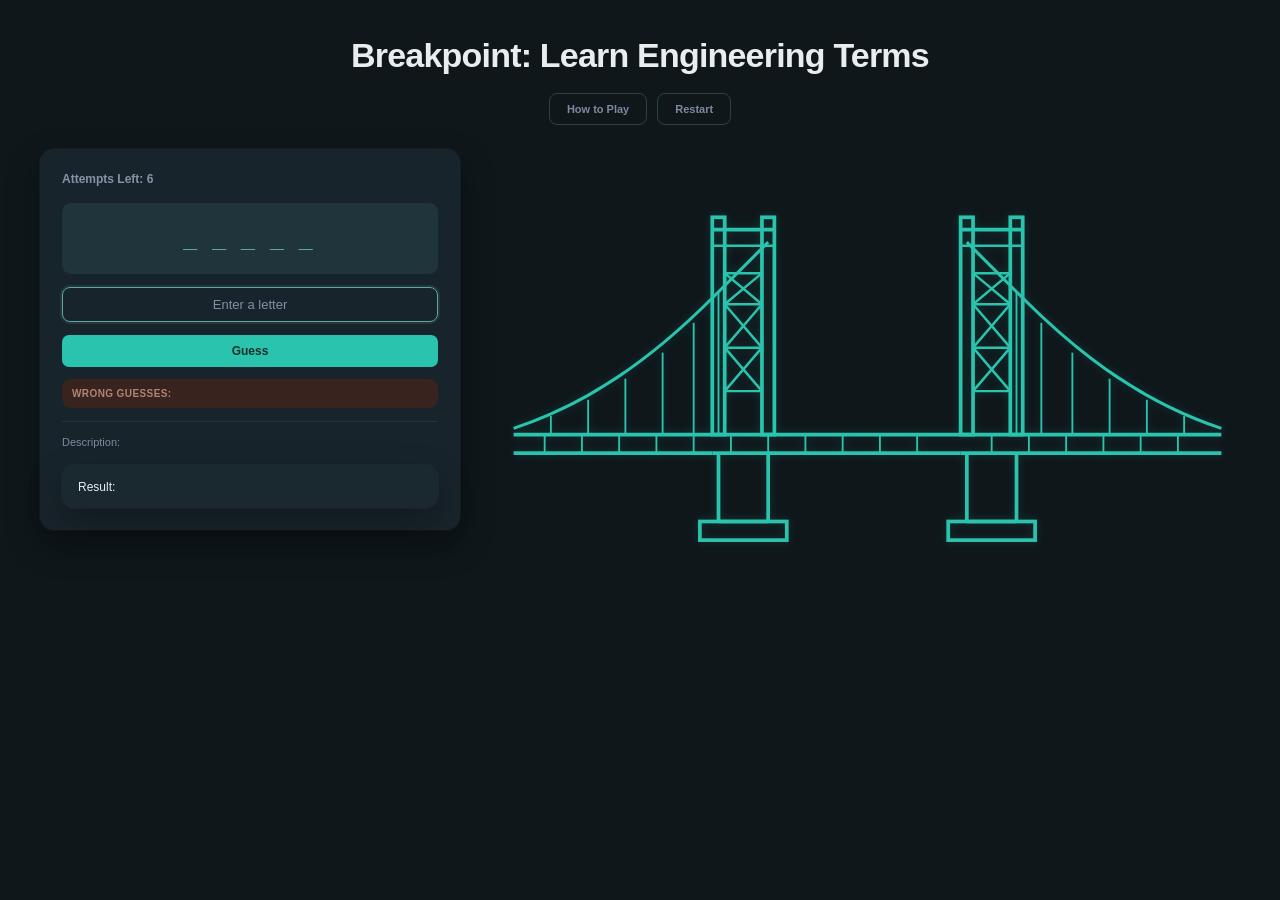
<file: breakpoint/index.html>
<!DOCTYPE html>
<html lang="en">
<head>
    <meta charset="UTF-8">
    <meta name="viewport" content="width=device-width, initial-scale=1.0">
    <title>Breakpoint</title>
    <link rel="stylesheet" href="styles.css">
</head>

<body>

    <h1>Breakpoint: Learn Engineering Terms</h1>

    <div class="topbuttons">
        <a href="howtoplay.html">How to Play</a>
        <button id="restartbutton">Restart</button>
    </div>    

    <div class="container">
        <div class="left">
            <div id="attempts">Attempts Left: </div>

            <div id="guessword"></div>

            <input
                type="text"
                id="input"
                placeholder="Enter a letter"
                autofocus
            >

            <button id="guessbutton">Guess</button>

            <div id="wrongguess">Wrong Guesses: </div>

            <div id="description">Description: </div>

            <div id="result">Result: </div>
        </div>

        
        <div class="bridgehangman">

            <svg
                viewBox="0 0 600 380"
                xmlns="http://www.w3.org/2000/svg"
            >

                <!-- =====================================================
                    REUSABLE BRIDGE PARTS
                    ===================================================== -->
                <defs>

                    <!-- LEFT FOUNDATION -->
                    <g id="leftFoundation">
                        <line x1="180" y1="245" x2="180" y2="300"
                            stroke="currentColor" stroke-width="3"/>
                        <line x1="220" y1="245" x2="220" y2="300"
                            stroke="currentColor" stroke-width="3"/>
                        <line x1="180" y1="300" x2="220" y2="300"
                            stroke="currentColor" stroke-width="3"/>
                        <rect x="165" y="300" width="70" height="15"
                            fill="none" stroke="currentColor" stroke-width="3"/>
                    </g>

                    <!-- RIGHT FOUNDATION -->
                    <g id="rightFoundation">
                        <line x1="380" y1="245" x2="380" y2="300"
                            stroke="currentColor" stroke-width="3"/>
                        <line x1="420" y1="245" x2="420" y2="300"
                            stroke="currentColor" stroke-width="3"/>
                        <line x1="380" y1="300" x2="420" y2="300"
                            stroke="currentColor" stroke-width="3"/>
                        <rect x="365" y="300" width="70" height="15"
                            fill="none" stroke="currentColor" stroke-width="3"/>
                    </g>

                    <!-- LEFT TOWER -->
                    <g id="leftTower">

                        <rect x="175" y="55" width="10" height="175"
                            fill="none" stroke="currentColor" stroke-width="3"/>
                        <rect x="215" y="55" width="10" height="175"
                            fill="none" stroke="currentColor" stroke-width="3"/>

                        <line x1="175" y1="65" x2="225" y2="65"
                            stroke="currentColor" stroke-width="3"/>
                        <line x1="175" y1="78" x2="225" y2="78"
                            stroke="currentColor" stroke-width="2"/>

                        <line x1="185" y1="100" x2="215" y2="100"
                            stroke="currentColor" stroke-width="2"/>
                        <line x1="185" y1="125" x2="215" y2="125"
                            stroke="currentColor" stroke-width="2"/>
                        <line x1="185" y1="160" x2="215" y2="160"
                            stroke="currentColor" stroke-width="2"/>
                        <line x1="185" y1="195" x2="215" y2="195"
                            stroke="currentColor" stroke-width="2"/>

                        <line x1="185" y1="100" x2="215" y2="125"
                            stroke="currentColor" stroke-width="2"/>
                        <line x1="215" y1="100" x2="185" y2="125"
                            stroke="currentColor" stroke-width="2"/>
                        <line x1="185" y1="125" x2="215" y2="160"
                            stroke="currentColor" stroke-width="2"/>
                        <line x1="215" y1="125" x2="185" y2="160"
                            stroke="currentColor" stroke-width="2"/>
                        <line x1="185" y1="160" x2="215" y2="195"
                            stroke="currentColor" stroke-width="2"/>
                        <line x1="215" y1="160" x2="185" y2="195"
                            stroke="currentColor" stroke-width="2"/>

                    </g>

                    <!-- RIGHT TOWER -->
                    <g id="rightTower">

                        <rect x="375" y="55" width="10" height="175"
                            fill="none" stroke="currentColor" stroke-width="3"/>
                        <rect x="415" y="55" width="10" height="175"
                            fill="none" stroke="currentColor" stroke-width="3"/>

                        <line x1="375" y1="65" x2="425" y2="65"
                            stroke="currentColor" stroke-width="3"/>
                        <line x1="375" y1="78" x2="425" y2="78"
                            stroke="currentColor" stroke-width="2"/>

                        <line x1="385" y1="100" x2="415" y2="100"
                            stroke="currentColor" stroke-width="2"/>
                        <line x1="385" y1="125" x2="415" y2="125"
                            stroke="currentColor" stroke-width="2"/>
                        <line x1="385" y1="160" x2="415" y2="160"
                            stroke="currentColor" stroke-width="2"/>
                        <line x1="385" y1="195" x2="415" y2="195"
                            stroke="currentColor" stroke-width="2"/>

                        <line x1="385" y1="100" x2="415" y2="125"
                            stroke="currentColor" stroke-width="2"/>
                        <line x1="415" y1="100" x2="385" y2="125"
                            stroke="currentColor" stroke-width="2"/>
                        <line x1="385" y1="125" x2="415" y2="160"
                            stroke="currentColor" stroke-width="2"/>
                        <line x1="415" y1="125" x2="385" y2="160"
                            stroke="currentColor" stroke-width="2"/>
                        <line x1="385" y1="160" x2="415" y2="195"
                            stroke="currentColor" stroke-width="2"/>
                        <line x1="415" y1="160" x2="385" y2="195"
                            stroke="currentColor" stroke-width="2"/>

                    </g>

                    <!-- LEFT DECK -->
                    <g id="leftDeck">

                        <line x1="15" y1="230" x2="175" y2="230"
                            stroke="currentColor" stroke-width="3"/>
                        <line x1="15" y1="245" x2="175" y2="245"
                            stroke="currentColor" stroke-width="3"/>

                        <g stroke="currentColor" stroke-width="1.5">
                            <line x1="40" y1="230" x2="40" y2="245"/>
                            <line x1="70" y1="230" x2="70" y2="245"/>
                            <line x1="100" y1="230" x2="100" y2="245"/>
                            <line x1="130" y1="230" x2="130" y2="245"/>
                            <line x1="160" y1="230" x2="160" y2="245"/>
                        </g>

                    </g>

                    <!-- CENTER DECK -->
                    <g id="centerDeck">

                        <line x1="175" y1="230" x2="375" y2="230"
                            stroke="currentColor" stroke-width="3"/>
                        <line x1="175" y1="245" x2="375" y2="245"
                            stroke="currentColor" stroke-width="3"/>

                        <g stroke="currentColor" stroke-width="1.5">
                            <line x1="190" y1="230" x2="190" y2="245"/>
                            <line x1="220" y1="230" x2="220" y2="245"/>
                            <line x1="250" y1="230" x2="250" y2="245"/>
                            <line x1="280" y1="230" x2="280" y2="245"/>
                            <line x1="310" y1="230" x2="310" y2="245"/>
                            <line x1="340" y1="230" x2="340" y2="245"/>
                        </g>

                    </g>

                    <!-- RIGHT DECK -->
                    <g id="rightDeck">

                        <line x1="375" y1="230" x2="585" y2="230"
                            stroke="currentColor" stroke-width="3"/>
                        <line x1="375" y1="245" x2="585" y2="245"
                            stroke="currentColor" stroke-width="3"/>

                        <g stroke="currentColor" stroke-width="1.5">
                            <line x1="400" y1="230" x2="400" y2="245"/>
                            <line x1="430" y1="230" x2="430" y2="245"/>
                            <line x1="460" y1="230" x2="460" y2="245"/>
                            <line x1="490" y1="230" x2="490" y2="245"/>
                            <line x1="520" y1="230" x2="520" y2="245"/>
                            <line x1="550" y1="230" x2="550" y2="245"/>
                        </g>

                    </g>

                    <!-- LEFT CABLE -->
                    <g id="leftCable">

                        <path d="M 15 225
                            C 75 205, 125 170, 175 120
                            C 190 105, 205 90, 220 75"
                            fill="none"
                            stroke="currentColor"
                            stroke-width="2.5"/>

                        <g stroke="currentColor" stroke-width="1.5">
                            <line x1="45" y1="215" x2="45" y2="230"/>
                            <line x1="75" y1="202" x2="75" y2="230"/>
                            <line x1="105" y1="185" x2="105" y2="230"/>
                            <line x1="135" y1="164" x2="135" y2="230"/>
                            <line x1="160" y1="140" x2="160" y2="230"/>
                            <line x1="180" y1="115" x2="180" y2="230"/>
                        </g>

                    </g>

                    <!-- RIGHT CABLE -->
                    <g id="rightCable">

                        <path d="M 380 75
                            C 395 90, 410 105, 425 120
                            C 475 170, 525 205, 585 225"
                            fill="none"
                            stroke="currentColor"
                            stroke-width="2.5"/>

                        <g stroke="currentColor" stroke-width="1.5">
                            <line x1="420" y1="115" x2="420" y2="230"/>
                            <line x1="440" y1="140" x2="440" y2="230"/>
                            <line x1="465" y1="164" x2="465" y2="230"/>
                            <line x1="495" y1="185" x2="495" y2="230"/>
                            <line x1="525" y1="202" x2="525" y2="230"/>
                            <line x1="555" y1="215" x2="555" y2="230"/>
                        </g>

                    </g>

                </defs>


                <!-- =====================================================
                    START — PERFECTLY INTACT BRIDGE
                    ===================================================== -->
                <g id="bridgeStart">

                    <use href="#leftFoundation"/>
                    <use href="#rightFoundation"/>

                    <use href="#leftTower"/>
                    <use href="#rightTower"/>

                    <use href="#leftDeck"/>
                    <use href="#centerDeck"/>
                    <use href="#rightDeck"/>

                    <use href="#leftCable"/>
                    <use href="#rightCable"/>

                </g>


                <!-- =====================================================
                    MISTAKE 1 — LEFT OUTER DECK FALLS
                    ===================================================== -->
                <g id="mistake1" style="display:none">

                    <use href="#leftFoundation"/>
                    <use href="#rightFoundation"/>

                    <use href="#leftTower"/>
                    <use href="#rightTower"/>

                    <use href="#centerDeck"/>
                    <use href="#rightDeck"/>

                    <use href="#leftCable"/>
                    <use href="#rightCable"/>

                    <!-- fallen left deck -->
                    <use
                        href="#leftDeck"
                        transform="translate(-15 65) rotate(-12 90 230)"
                    />

                </g>


                <!-- =====================================================
                    MISTAKE 2 — RIGHT OUTER DECK FALLS TOO
                    ===================================================== -->
                <g id="mistake2" style="display:none">

                    <use href="#leftFoundation"/>
                    <use href="#rightFoundation"/>

                    <use href="#leftTower"/>
                    <use href="#rightTower"/>

                    <use href="#centerDeck"/>

                    <use href="#leftCable"/>
                    <use href="#rightCable"/>

                    <!-- fallen left deck -->
                    <use
                        href="#leftDeck"
                        transform="translate(-15 65) rotate(-12 90 230)"
                    />

                    <!-- fallen right deck -->
                    <use
                        href="#rightDeck"
                        transform="translate(20 95) rotate(13 480 230)"
                    />

                </g>


                <!-- =====================================================
                    MISTAKE 3 — LEFT TOWER COLLAPSES
                    ===================================================== -->
                <g id="mistake3" style="display:none">

                    <use href="#leftFoundation"/>
                    <use href="#rightFoundation"/>

                    <!-- right tower still standing -->
                    <use href="#rightTower"/>

                    <!-- center deck still standing -->
                    <use href="#centerDeck"/>
                    
                    <!-- right cable -->
                    <use href="#rightCable"/>

                    <!-- fallen left deck -->
                    <use
                        href="#leftDeck"
                        transform="translate(-15 65) rotate(-12 90 230)"
                    />

                    <!-- fallen left tower -->
                    <use
                        href="#leftTower"
                        transform="translate(-65 70) rotate(-23 200 230)"
                    />

                    <!-- fallen right deck -->
                    <use
                        href="#rightDeck"
                        transform="translate(20 95) rotate(13 480 230)"
                    />

                </g>


                <!-- =====================================================
                    MISTAKE 4 — RIGHT TOWER COLLAPSES
                    ===================================================== -->
                <g id="mistake4" style="display:none">

                    <use href="#leftFoundation"/>
                    <use href="#rightFoundation"/>

                    <!-- only center deck remains standing -->
                    <use href="#centerDeck"/>

                    <!-- fallen left tower -->
                    <use
                        href="#leftTower"
                        transform="translate(-65 70) rotate(-23 200 230)"
                    />

                    <!-- fallen right tower -->
                    <use
                        href="#rightTower"
                        transform="translate(65 70) rotate(23 400 230)"
                    />

                    <!-- fallen left deck -->
                    <use
                        href="#leftDeck"
                        transform="translate(-15 65) rotate(-12 90 230)"
                    />

                    <!-- fallen right deck -->
                    <use
                        href="#rightDeck"
                        transform="translate(20 95) rotate(13 480 230)"
                    />

                </g>


                <!-- =====================================================
                    MISTAKE 5 — CENTER DECK FALLS
                    ===================================================== -->
                <g id="mistake5" style="display:none">

                    <use href="#leftFoundation"/>
                    <use href="#rightFoundation"/>

                    <!-- fallen left tower -->
                    <use
                        href="#leftTower"
                        transform="translate(-65 70) rotate(-23 200 230)"
                    />

                    <!-- fallen right tower -->
                    <use
                        href="#rightTower"
                        transform="translate(65 70) rotate(23 400 230)"
                    />

                    <!-- fallen left deck -->
                    <use
                        href="#leftDeck"
                        transform="translate(-15 65) rotate(-12 90 230)"
                    />

                    <!-- fallen center deck -->
                    <use
                        href="#centerDeck"
                        transform="translate(0 85) rotate(7 275 230)"
                    />

                    <!-- fallen right deck -->
                    <use
                        href="#rightDeck"
                        transform="translate(20 95) rotate(13 480 230)"
                    />

                </g>


                <!-- =====================================================
                    MISTAKE 6 — COMPLETE COLLAPSE / RUBBLE
                    ===================================================== -->
                <g id="mistake6" style="display:none">

                    <!-- fallen left deck -->
                    <use
                        href="#leftDeck"
                        transform="translate(-45 105) rotate(-18 90 230)"
                    />

                    <!-- fallen center deck -->
                    <use
                        href="#centerDeck"
                        transform="translate(-15 115) rotate(9 275 230)"
                    />

                    <!-- fallen right deck -->
                    <use
                        href="#rightDeck"
                        transform="translate(35 110) rotate(-14 480 230)"
                    />

                    <!-- broken left tower pieces -->
                    <use
                        href="#leftTower"
                        transform="translate(-90 130) rotate(-38 200 230)"
                    />

                    <!-- broken right tower pieces -->
                    <use
                        href="#rightTower"
                        transform="translate(80 135) rotate(35 400 230)"
                    />

                    <!-- extra rubble -->
                    <line x1="60" y1="350" x2="145" y2="330"
                        stroke="currentColor" stroke-width="5"/>

                    <line x1="150" y1="355" x2="225" y2="335"
                        stroke="currentColor" stroke-width="4"/>

                    <line x1="245" y1="355" x2="315" y2="335"
                        stroke="currentColor" stroke-width="5"/>

                    <line x1="330" y1="355" x2="410" y2="332"
                        stroke="currentColor" stroke-width="4"/>

                    <line x1="420" y1="350" x2="515" y2="330"
                        stroke="currentColor" stroke-width="5"/>

                    <line x1="100" y1="340" x2="175" y2="350"
                        stroke="currentColor" stroke-width="3"/>

                    <line x1="285" y1="342" x2="360" y2="352"
                        stroke="currentColor" stroke-width="3"/>

                </g>

            </svg>

        </div>

    </div>


    <script>

        let words = [
            "gear",
            "piston",
            "turbine",
            "circuit",
            "motor",
            "bearing",
            "valve",
            "pump",
            "shaft",
            "lever",
            "pulley",
            "sensor",
            "actuator",
            "rotor",
            "propeller",
            "compressor",
            "hydraulic",
            "blueprint",
            "welding",
            "spring",
            "beam",
            "bolt",
            "frame",
            "nozzle",
            "dynamo",
            "girder",
            "robot",
            "fuse",
            "engine",
            "battery"
        ];

        let desc = [
            "A toothed wheel that transfers motion.",
            "A moving part found inside many engines.",
            "A machine that uses moving fluid or gas to produce energy.",
            "A path through which electricity flows.",
            "A machine that converts energy into motion.",
            "A component that reduces friction between moving parts.",
            "A device that controls the flow of a fluid or gas.",
            "A machine used to move liquids or gases.",
            "A rotating part that transfers mechanical power.",
            "A bar used to multiply or change the direction of force.",
            "A wheel used with a rope or belt to move loads.",
            "A device that detects changes in its surroundings.",
            "A device that creates physical movement.",
            "A rotating component of a machine.",
            "Rotating blades that produce thrust.",
            "A machine that increases the pressure of a gas.",
            "A system that uses pressurized liquid to create force.",
            "A technical drawing used to plan a structure or machine.",
            "A process used to permanently join pieces of metal.",
            "A component that stores mechanical energy.",
            "A structural element designed to carry loads.",
            "A threaded fastener used to hold parts together.",
            "A structure that supports the parts of a machine or vehicle.",
            "An opening that directs the flow of a fluid or gas.",
            "A machine that converts mechanical energy into electricity.",
            "A large beam used to support heavy structures.",
            "A programmable machine that performs tasks automatically.",
            "A safety device that protects an electrical circuit from excessive current.",
            "A machine that converts energy into mechanical work.",
            "A device that stores and supplies electrical energy."
        ];

        let randomwords = words[Math.floor(Math.random() * words.length)];

        let displayword = "_ ".repeat(randomwords.length).split(" ");

        document.querySelector("#guessword").textContent = displayword.join(" ");

        let gameover = false;

        let wrongguesses = "";

        let attempts = 6;

        document.querySelector("#attempts").textContent = "Attempts Left: " + attempts;

        for (let i = 1; i <= 6; i++)
        {
            document.querySelector("#mistake" + i).style.display = "none";
        }

        document.querySelector("#guessbutton").addEventListener("click", function()
        {

            if (gameover == false)
            {
                let guessletter = document.querySelector("#input").value.toLowerCase();

                if (guessletter.length != 1)
                {
                    document.querySelector("#input").value = "";
                    alert("Please enter only a single letter.");
                    return;
                }

                if (guessletter < "a" || guessletter > "z")
                {
                    document.querySelector("#input").value = "";
                    alert("Please enter a valid letter.");
                    return;
                }

                if (displayword.includes(guessletter) || wrongguesses.includes(guessletter))
                {
                    document.querySelector("#input").value = "";
                    alert("You have already guessed this letter. Please try a different one.");
                    return;
                }

                let correct = false;

                for (let i = 0; i < randomwords.length; i++)
                {
                    if (guessletter == randomwords[i])
                    {
                        displayword[i] = guessletter;
                        correct = true;
                    }
                }

                document.querySelector("#guessword").textContent = displayword.join(" ");

                if (!correct)
                {
                    wrongguesses += guessletter + " ";

                    attempts--;

                    document.querySelector("#wrongguess").textContent =
                        "Wrong Guesses: " + wrongguesses;

                    document.querySelector("#attempts").textContent =
                        "Attempts Left: " + attempts;

                    let mistakes = 6 - attempts;

                    document.querySelector("#bridgeStart").style.display = "none";

                    for (let i = 1; i <= 6; i++)
                    {
                        document.querySelector("#mistake" + i).style.display = "none";
                    }

                    document.querySelector("#mistake" + mistakes).style.display = "block";
                }

                if (!(displayword.join("").includes("_")))
                {
                    document.querySelector("#result").textContent =
                        "Congratulations! You won!";

                    document.querySelector("#description").textContent +=
                        desc[words.indexOf(randomwords)];

                    gameover = true;

                    document.querySelector("#input").disabled = true;
                    document.querySelector("#guessbutton").disabled = true;
                }

                if (attempts == 0)
                {
                    document.querySelector("#result").textContent =
                        "Game Over! You lost. The word was " + randomwords + ".";

                    document.querySelector("#description").textContent +=
                        desc[words.indexOf(randomwords)];

                    gameover = true;

                    document.querySelector("#input").disabled = true;
                    document.querySelector("#guessbutton").disabled = true;
                }

                document.querySelector("#input").value = "";
            }

        });

        document.querySelector("#restartbutton").addEventListener("click", function()
        {
            document.querySelector("#input").disabled = false;
            document.querySelector("#guessbutton").disabled = false;

            document.querySelector("#wrongguess").textContent = "Wrong Guesses: ";
            document.querySelector("#description").textContent = "Description: ";
            attempts = 6;
            document.querySelector("#attempts").textContent = "Attempts Left: " + attempts;
            document.querySelector("#result").textContent = "Result: ";

            randomwords = words[Math.floor(Math.random() * words.length)];

            displayword = "_ ".repeat(randomwords.length).split(" ");

            gameover = false;

            wrongguesses = "";

            document.querySelector("#guessword").textContent = displayword.join(" ");

            document.querySelector("#bridgeStart").style.display = "block";

            for (let i = 1; i <= 6; i++)
            {
                document.querySelector("#mistake" + i).style.display = "none";
            }
        });

    </script>

</body>
</html>
</file>
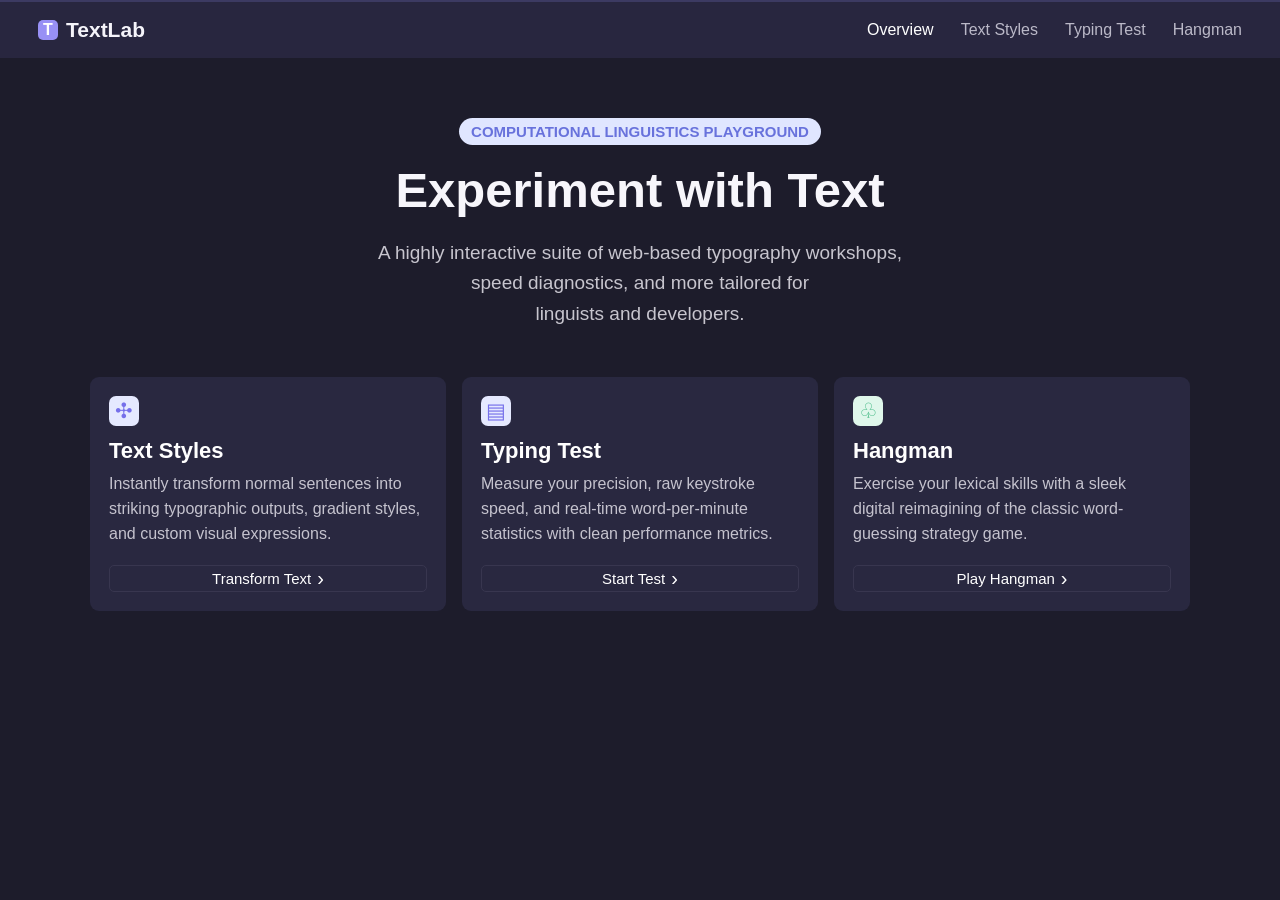
<file: homepage/index.html>
<!DOCTYPE html>
<html lang="en">

<head>
    <meta charset="utf-8">
    <meta name="viewport" content="width=device-width, initial-scale=1">
    <link rel="stylesheet" href="styles.css">
    <title>TextLab</title>
</head>

<body class="homebody">

    <header>
        <div class="brand">
            <div class="brandlogo">T</div>
            <div class="brandname">TextLab</div>
        </div>

        <nav>
            <a href="index.html" class="active">Overview</a>
            <a href="styles.html">Text Styles</a>
            <a href="typingtest.html">Typing Test</a>
            <a href="hangman.html">Hangman</a>
        </nav>
    </header>

    <main class="homecontent">

        <div class="badge">COMPUTATIONAL LINGUISTICS PLAYGROUND</div>

        <h1>Experiment with Text</h1>

        <p class="homesubtitle">
            A highly interactive suite of web-based typography workshops,<br>
            speed diagnostics, and more tailored for<br>
            linguists and developers.
        </p>

        <div class="homecards">

            <div class="homecard">
                <div class="cardicon">✣</div>

                <h2>Text Styles</h2>

                <p>
                    Instantly transform normal sentences into striking
                    typographic outputs, gradient styles, and custom
                    visual expressions.
                </p>

                <a href="styles.html" class="cardbutton">
                    Transform Text <span>›</span>
                </a>
            </div>

            <div class="homecard">
                <div class="cardicon">▤</div>

                <h2>Typing Test</h2>

                <p>
                    Measure your precision, raw keystroke speed, and
                    real-time word-per-minute statistics with clean
                    performance metrics.
                </p>

                <a href="typingtest.html" class="cardbutton">
                    Start Test <span>›</span>
                </a>
            </div>

            <div class="homecard">
                <div class="cardicon greenicon">♧</div>

                <h2>Hangman</h2>

                <p>
                    Exercise your lexical skills with a sleek digital
                    reimagining of the classic word-guessing strategy
                    game.
                </p>

                <a href="hangman.html" class="cardbutton">
                    Play Hangman <span>›</span>
                </a>
            </div>

        </div>

    </main>

</body>
</html>
</file>
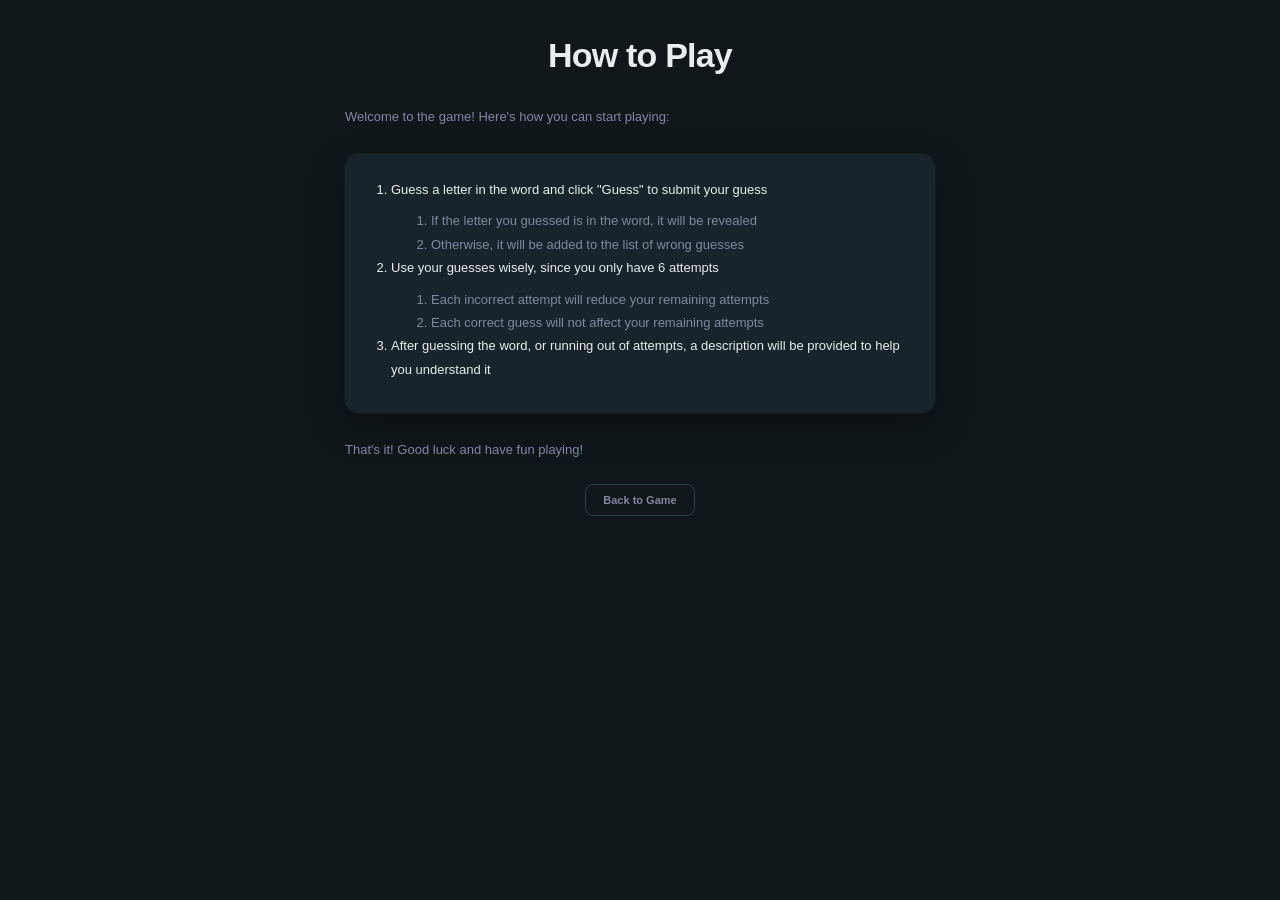
<file: breakpoint/howtoplay.html>
<!DOCTYPE html>
<html lang="en">
<head>
    <meta charset="UTF-8">
    <meta name="viewport" content="width=device-width, initial-scale=1.0">
    <title>How to Play</title>
    <link rel="stylesheet" href="styles.css">
</head>

<body>

    <h1>How to Play</h1>

    <p>Welcome to the game! Here's how you can start playing: </p>
    <ol>
        <li>Guess a letter in the word and click "Guess" to submit your guess</li>
        <ol>
            <li>If the letter you guessed is in the word, it will be revealed</li>
            <li>Otherwise, it will be added to the list of wrong guesses</li>
        </ol>
        <li>Use your guesses wisely, since you only have 6 attempts</li>
        <ol>
            <li>Each incorrect attempt will reduce your remaining attempts</li>
            <li>Each correct guess will not affect your remaining attempts</li>
        </ol>
        <li>After guessing the word, or running out of attempts, a description will be provided to help you understand it</li>
    </ol>

    <p>That's it! Good luck and have fun playing!</p>

    <a href="index.html" id="backbutton">Back to Game</a>

</body>
</html>
</file>
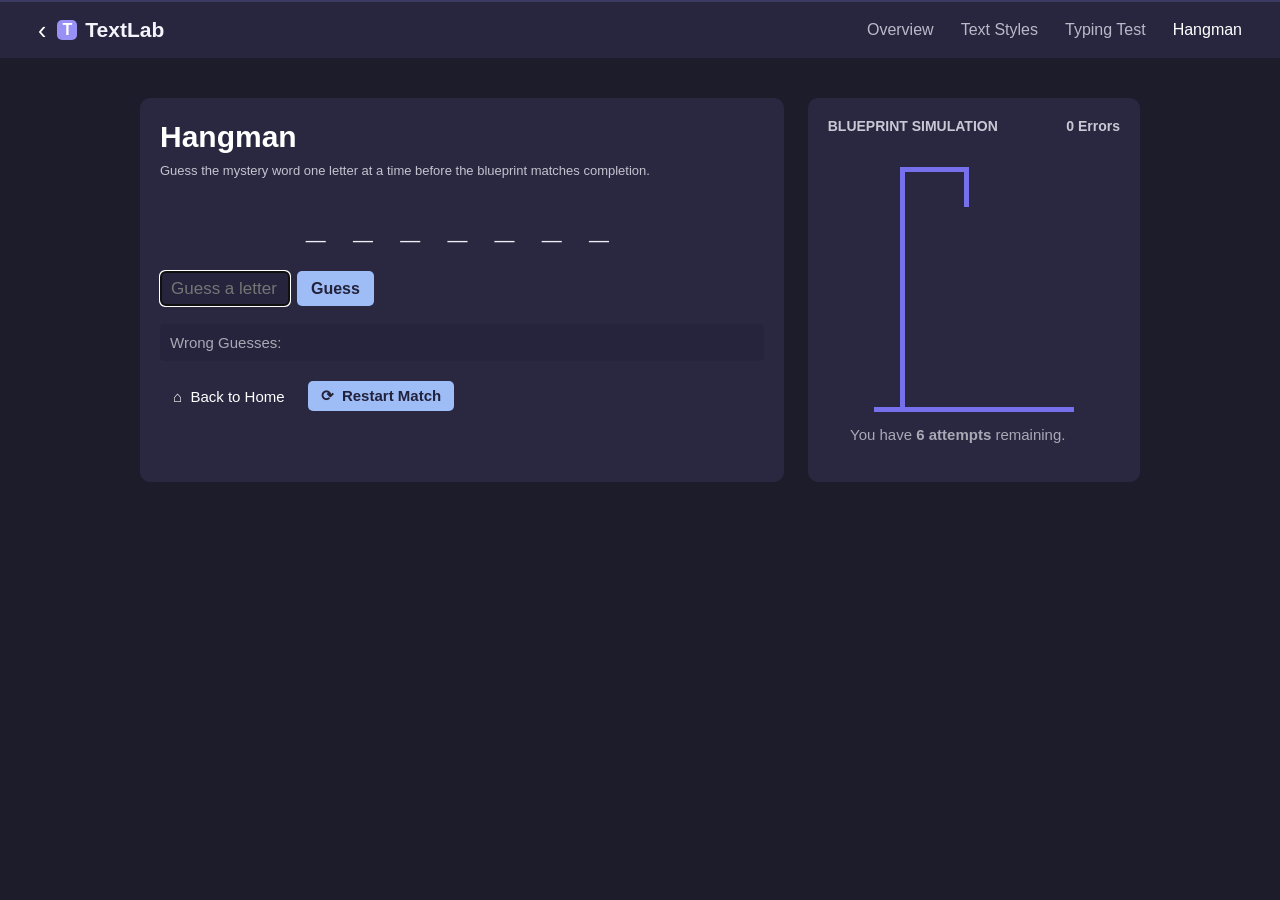
<file: homepage/hangman.html>
<!DOCTYPE html>
<html lang="en">

<head>
    <meta charset="utf-8">
    <meta name="viewport" content="width=device-width, initial-scale=1">
    <link rel="stylesheet" href="styles.css">
    <title>Hangman</title>
</head>

<body class="hangmanbody">

    <header>

        <div class="brand">
            <a href="index.html" class="backarrow">‹</a>

            <div class="brandlogo">T</div>
            <div class="brandname">TextLab</div>
        </div>

        <nav>
            <a href="index.html">Overview</a>
            <a href="styles.html">Text Styles</a>
            <a href="typingtest.html">Typing Test</a>
            <a href="hangman.html" class="active">Hangman</a>
        </nav>

    </header>


    <main class="hangmanmain">

        <section class="hangmanleft">

            <h1>Hangman</h1>

            <p class="paneldescription">
                Guess the mystery word one letter at a time before the
                blueprint matches completion.
            </p>


            <p id="guessword"></p>


            <div class="inputguess">

                <input
                    type="text"
                    id="input"
                    autofocus
                    placeholder="Guess a letter"
                >

                <button id="guessbutton">Guess</button>

            </div>


            <p id="wrongguess">Wrong Guesses: </p>

            <div class="hangmanresult">
                <p id="result"></p>
            </div>


            <div class="hangmanbuttons">

                <a href="index.html">
                    <button id="returnbutton">
                        ⌂&nbsp; Back to Home
                    </button>
                </a>

                <button id="restart">
                    ⟳&nbsp; Restart Match
                </button>

            </div>

        </section>


        <section class="hangmanright">

            <div class="simulationtop">

                <span>BLUEPRINT SIMULATION</span>

                <span id="errorcount">0 Errors</span>

            </div>


            <div class="hangmanscene">

                <div class="hangman">

                    <div id="head"></div>
                    <div id="body"></div>
                    <div id="leftarm"></div>
                    <div id="rightarm"></div>
                    <div id="leftleg"></div>
                    <div id="rightleg"></div>

                    <div id="platform1"></div>
                    <div id="platform2"></div>
                    <div id="platform3"></div>
                    <div id="platform4"></div>

                    <div id="lefteye1lose"></div>
                    <div id="lefteye2lose"></div>
                    <div id="righteye1lose"></div>
                    <div id="righteye2lose"></div>

                    <div id="lefteye1win"></div>
                    <div id="lefteye2win"></div>
                    <div id="righteye1win"></div>
                    <div id="righteye2win"></div>

                </div>

            </div>


            <p class="simulationdescription">
                You have <strong> <span id="attempts">6</span> attempts</strong> remaining.
            </p>

        </section>

    </main>


    <script>

        let words = [
            "apple",
            "bridge",
            "castle",
            "planet",
            "forest",
            "silver",
            "dragon",
            "rocket",
            "piano",
            "cloudy",
            "thunder",
            "oceanic",
            "guitar",
            "banana",
            "window",
            "garden",
            "rabbit",
            "coffee",
            "camera",
            "island",
            "summer",
            "winter",
            "autumn",
            "spring",
            "purple",
            "orange",
            "yellow",
            "violet",
            "scarlet",
            "marble",
            "candle",
            "mirror",
            "pencil",
            "school",
            "friend",
            "family",
            "travel",
            "flight",
            "desert",
            "valley",
            "mountain",
            "river",
            "stream",
            "flower",
            "butterfly",
            "penguin",
            "elephant",
            "giraffe",
            "dolphin",
            "turtle",
            "monkey",
            "tiger",
            "leopard",
            "cheetah",
            "whale",
            "shark",
            "falcon",
            "eagle",
            "parrot",
            "pigeon",
            "wizard",
            "pirate",
            "knight",
            "sword",
            "shield",
            "helmet",
            "treasure",
            "mystery",
            "secret",
            "puzzle",
            "answer",
            "shadow",
            "spirit",
            "ghosts",
            "monster",
            "adventure",
            "journey",
            "country",
            "village",
            "library",
            "science",
            "energy",
            "galaxy",
            "universe",
            "comet",
            "meteor",
            "sunrise",
            "sunset",
            "rainbow",
            "lightning",
            "cactus",
            "sunlight",
            "snowflake",
            "volcano",
            "meadow",
            "thistle",
            "lantern",
            "harvest",
            "breeze",
            "whisper"
        ];


        let gameover = false;

        let randomword =
            words[Math.floor(Math.random() * words.length)];


        document.querySelector("#guessword").textContent =
            "_ ".repeat(randomword.length);


        let displayword =
            "_ ".repeat(randomword.length).split(" ");


        let wrongcount = 0;
        let wrongletter = "";


        document.querySelector("#guessbutton").addEventListener("click", function(){

            if (gameover === false)
            {

                let letterguess =
                    document.querySelector("#input").value.toLowerCase();


                if (letterguess.length !== 1)
                {
                    alert("Please enter only 1 letter!");

                    document.querySelector("#input").value = "";

                    return;
                }


                if (letterguess < "a" || letterguess > "z")
                {
                    alert("Please enter letters only!");

                    document.querySelector("#input").value = "";

                    return;
                }


                if (
                    displayword.includes(letterguess) ||
                    wrongletter.includes(letterguess)
                )
                {
                    alert("Please enter a unique letter!");

                    document.querySelector("#input").value = "";

                    return;
                }


                if (randomword.includes(letterguess))
                {
                    for (let i = 0; i < randomword.length; i++)
                    {
                        if (letterguess == randomword[i])
                        {
                            displayword[i] = letterguess;
                        }
                    }
                }

                else
                {
                    document.querySelector("#wrongguess").textContent +=
                        letterguess + " ";

                    wrongletter += letterguess;

                    wrongcount++;

                    document.querySelector("#errorcount").textContent =
                        wrongcount + " Errors";


                    if (wrongcount >= 1)
                        document.querySelector("#head").style.display = "block";

                    if (wrongcount >= 2)
                        document.querySelector("#body").style.display = "block";

                    if (wrongcount >= 3)
                        document.querySelector("#leftarm").style.display = "block";

                    if (wrongcount >= 4)
                        document.querySelector("#rightarm").style.display = "block";

                    if (wrongcount >= 5)
                        document.querySelector("#leftleg").style.display = "block";

                    if (wrongcount >= 6)
                        document.querySelector("#rightleg").style.display = "block";

                    if (wrongcount >= 0)
                    {
                        document.querySelector("#attempts").textContent = "6";
                        if (wrongcount >= 1)
                        {
                            document.querySelector("#attempts").textContent = "5";
                            if (wrongcount >= 2)
                            {
                                document.querySelector("#attempts").textContent = "4";
                                if (wrongcount >= 3)
                                {
                                    document.querySelector("#attempts").textContent = "3";
                                    if (wrongcount >= 4)
                                    {
                                        document.querySelector("#attempts").textContent = "2";
                                        if (wrongcount >= 5)
                                        {
                                            document.querySelector("#attempts").textContent = "1";
                                            if (wrongcount >= 6)
                                            {
                                                document.querySelector("#attempts").textContent = "0";

                                            }
                                        }
                                    }
                                }
                            }
                        }
                    }
                }



                if (wrongcount >= 6)
                {
                    document.querySelector("#result").textContent =
                        "You Lose! The word was " + randomword + ".";

                    gameover = true;

                    document.querySelector("#input").disabled = true;
                    document.querySelector("#guessbutton").disabled = true;

                    document.querySelector("#lefteye1lose").style.display = "block";
                    document.querySelector("#righteye1lose").style.display = "block";
                    document.querySelector("#lefteye2lose").style.display = "block";
                    document.querySelector("#righteye2lose").style.display = "block";
                }


                document.querySelector("#guessword").textContent =
                    displayword.join(" ");


                if (!document.querySelector("#guessword").textContent.includes("_"))
                {
                    document.querySelector("#result").textContent =
                        "You Win!";

                    gameover = true;

                    if (wrongcount != 0)
                    {
                        document.querySelector("#input").disabled = true;
                        document.querySelector("#guessbutton").disabled = true;

                        document.querySelector("#lefteye1win").style.display = "block";
                        document.querySelector("#righteye1win").style.display = "block";
                        document.querySelector("#lefteye2win").style.display = "block";
                        document.querySelector("#righteye2win").style.display = "block";
                    }
                }


                document.querySelector("#input").value = "";

            }

        });


        document.querySelector("#restart").addEventListener("click", function(){

            document.querySelector("#input").disabled = false;
            document.querySelector("#guessbutton").disabled = false;

            document.querySelector("#wrongguess").textContent =
                "Wrong Guesses: ";

            document.querySelector("#result").textContent = "";

            document.querySelector("#errorcount").textContent =
                "0 Errors";


            gameover = false;
            wrongcount = 0;
            wrongletter = "";


            randomword =
                words[Math.floor(Math.random() * words.length)];


            displayword =
                "_ ".repeat(randomword.length).split(" ");


            document.querySelector("#guessword").textContent =
                displayword.join(" ");


            document.querySelector("#input").value = "";

            document.querySelector("#input").focus();


            document.querySelector("#head").style.display = "none";
            document.querySelector("#body").style.display = "none";
            document.querySelector("#leftarm").style.display = "none";
            document.querySelector("#rightarm").style.display = "none";
            document.querySelector("#leftleg").style.display = "none";
            document.querySelector("#rightleg").style.display = "none";

            document.querySelector("#lefteye1lose").style.display = "none";
            document.querySelector("#lefteye2lose").style.display = "none";
            document.querySelector("#righteye1lose").style.display = "none";
            document.querySelector("#righteye2lose").style.display = "none";

            document.querySelector("#lefteye1win").style.display = "none";
            document.querySelector("#lefteye2win").style.display = "none";
            document.querySelector("#righteye1win").style.display = "none";
            document.querySelector("#righteye2win").style.display = "none";

        });

    </script>

</body>
</html>
</file>
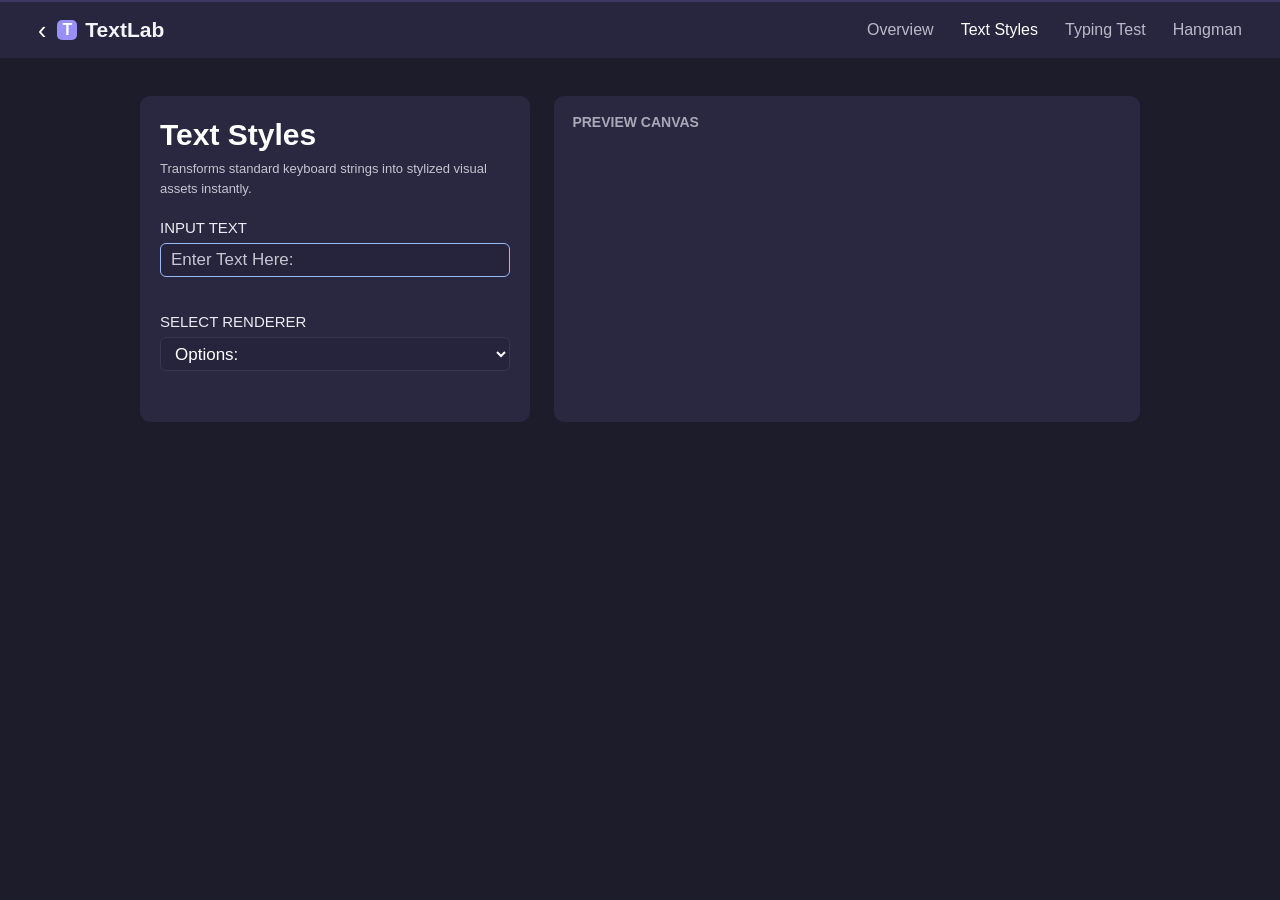
<file: homepage/styles.html>
<!DOCTYPE html>
<html lang="en">

<head>
    <meta charset="utf-8">
    <meta name="viewport" content="width=device-width, initial-scale=1">
    <link rel="stylesheet" href="styles.css">
    <title>Text Styles</title>
</head>

<body class="textstylesbody">

    <header>

        <div class="brand">
            <a href="index.html" class="backarrow">‹</a>

            <div class="brandlogo">T</div>
            <div class="brandname">TextLab</div>
        </div>

        <nav>
            <a href="index.html">Overview</a>
            <a href="styles.html" class="active">Text Styles</a>
            <a href="typingtest.html">Typing Test</a>
            <a href="hangman.html">Hangman</a>
        </nav>

    </header>


    <main class="stylesmain">

        <section class="stylespanel">

            <h1>Text Styles</h1>

            <p class="paneldescription">
                Transforms standard keyboard strings into stylized visual
                assets instantly.
            </p>

            <label for="text">INPUT TEXT</label>

            <input
                type="text"
                id="text"
                placeholder="Enter Text Here:"
                autofocus
            >


            <label for="style">SELECT RENDERER</label>

            <select id="style">
                <option>Options:</option>
                <option value="style1">Blink</option>
                <option value="style2">Rainbow Color</option>
                <option value="style3">Toggle Case</option>
                <option value="style4">Jumbled</option>
            </select>


        </section>


        <section class="previewpanel">

            <div class="previewlabel">
                PREVIEW CANVAS
            </div>

            <p id="output">
                <span id="rainbowtext"></span>
            </p>

        </section>

    </main>


    <script>

        let blinkonoff;


        function blink()
        {
            blinkonoff = setInterval(function(){

                if (document.querySelector("#output").style.visibility == "visible")
                {
                    document.querySelector("#output").style.visibility = "hidden";
                }
                else
                {
                    document.querySelector("#output").style.visibility = "visible";
                }

            }, 500);
        }


        function rainbowcolor()
        {
            document.querySelector("#rainbowtext").style.color = "transparent";

            document.querySelector("#rainbowtext").style.background =
                "linear-gradient(to right, red, orange, yellow, green, blue, indigo, violet)";

            document.querySelector("#rainbowtext").style.backgroundClip = "text";
            document.querySelector("#rainbowtext").style.webkitBackgroundClip = "text";
        }


        function togglecase()
        {
            let length = document.querySelector("#output").textContent.length;
            let newtext = "";
            let temp = document.querySelector("#output").textContent;

            for (let i = 0; i < length; i++)
            {
                if (i % 2 == 0)
                {
                    newtext += temp[i].toLowerCase();
                }
                else
                {
                    newtext += temp[i].toUpperCase();
                }
            }

            document.querySelector("#rainbowtext").textContent = newtext;
        }


        function jumble()
        {
            let temp = document.querySelector("#output").textContent;
            let words = temp.split(" ");
            let newtext = "";

            for (let i = 0; i < words.length; i++)
            {
                let letters = words[i].split("");

                while (letters.length > 0)
                {
                    let randomnum = Math.floor(Math.random() * letters.length);

                    newtext += letters[randomnum];

                    letters.splice(randomnum, 1);
                }

                newtext += " ";
            }

            document.querySelector("#rainbowtext").textContent = newtext;
        }


        document.querySelector("#style").addEventListener("change", function(){

            document.querySelector("#rainbowtext").textContent =
                document.querySelector("#text").value;

            clearInterval(blinkonoff);

            document.querySelector("#output").style.visibility = "visible";

            document.querySelector("#rainbowtext").style.color = "white";

            document.querySelector("#rainbowtext").style.background = "none";

            document.querySelector("#rainbowtext").style.backgroundClip = "border-box";

            document.querySelector("#rainbowtext").style.webkitBackgroundClip = "border-box";


            if (document.querySelector("#style").value == "style1")
            {
                blink();
            }

            else if (document.querySelector("#style").value == "style2")
            {
                rainbowcolor();
            }

            else if (document.querySelector("#style").value == "style3")
            {
                togglecase();
            }

            else if (document.querySelector("#style").value == "style4")
            {
                jumble();
            }

        });

    </script>

</body>
</html>
</file>
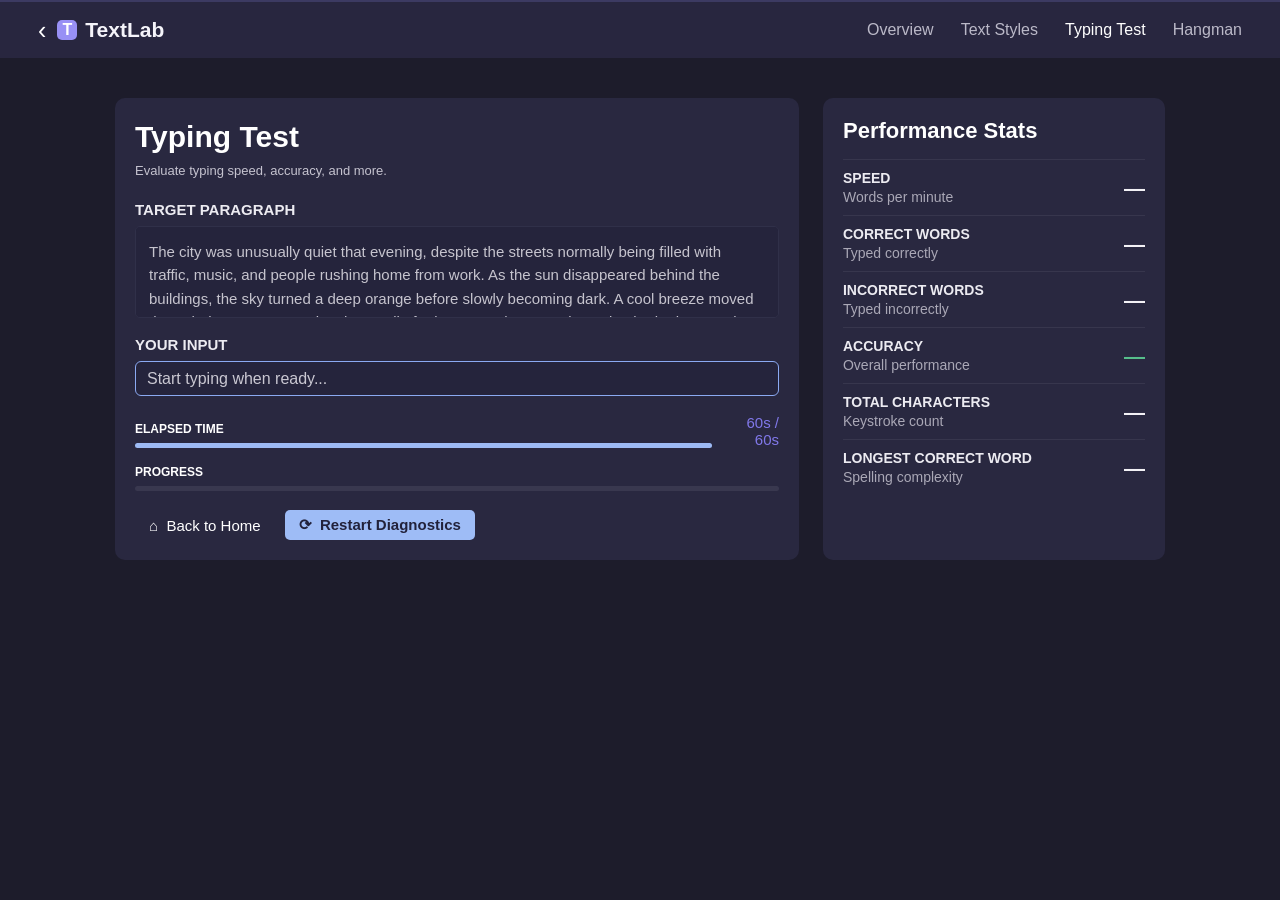
<file: homepage/typingtest.html>
<!DOCTYPE html>

<html lang="en">

<head>

    <meta charset="utf-8">
    <meta name="viewport" content="width=device-width, initial-scale=1">

    <link rel="stylesheet" href="./styles.css">

    <title>Typing Test</title>

</head>


<body class="typingtestbody">


    <header>

        <div class="brand">

            <a href="index.html" class="backarrow">‹</a>

            <div class="brandlogo">T</div>

            <div class="brandname">
                TextLab
            </div>

        </div>


        <nav>

            <a href="index.html">
                Overview
            </a>

            <a href="styles.html">
                Text Styles
            </a>

            <a href="typingtest.html" class="active">
                Typing Test
            </a>

            <a href="hangman.html">
                Hangman
            </a>

        </nav>

    </header>


    <main class="typingmain">


        <section class="typingpanel">


            <h1>
                Typing Test
            </h1>


            <p class="paneldescription">
                Evaluate typing speed, accuracy, and more.
            </p>


            <label>
                TARGET PARAGRAPH
            </label>


            <div id="target">

                The city was unusually quiet that evening, despite the streets
                normally being filled with traffic, music, and people rushing
                home from work. As the sun disappeared behind the buildings,
                the sky turned a deep orange before slowly becoming dark.
                A cool breeze moved through the streets, carrying the smell
                of rain. Somewhere nearby, a dog barked, a car alarm went off,
                and someone shouted from an open window. I kept walking,
                wondering whether the rain would arrive before I reached home.
                Suddenly, lightning flashed across the sky, followed by a loud
                crack of thunder. Within seconds, heavy drops began falling,
                and everyone around me started searching for shelter. I ran
                toward a small cafe on the corner and pushed open the door
                just before the rain became a storm. Inside, warm lights
                filled the room, soft music played in the background, and
                people quietly watched the weather through the windows.
                For a moment, everything felt strangely peaceful.

            </div>


            <label>
                YOUR INPUT
            </label>


            <input
                type="text"
                id="input"
                autofocus
                placeholder="Start typing when ready..."
            >


            <div class="elapsedrow">

                <div>

                    <label>
                        ELAPSED TIME
                    </label>

                    <div class="timeprogress">

                        <div id="timebar"></div>

                    </div>

                </div>


                <p id="timeleft">
                    60s / 60s
                </p>

            </div>


            <div class="progresswrapper">

                <label class="progresslabel">
                    PROGRESS
                </label>

                <progress
                    id="progress"
                    value="0"
                    max="100">
                </progress>

            </div>


            <div class="typingbuttons">

                <a href="index.html">

                    <button id="button">
                        ⌂&nbsp; Back to Home
                    </button>

                </a>


                <button id="restart">
                    ⟳&nbsp; Restart Diagnostics
                </button>

            </div>


        </section>


        <section class="statspanel">


            <h2>
                Performance Stats
            </h2>


            <div class="statrow">

                <div>
                    <strong>SPEED</strong>
                    <span>Words per minute</span>
                </div>

                <p id="speed">—</p>

            </div>


            <div class="statrow">

                <div>
                    <strong>CORRECT WORDS</strong>
                    <span>Typed correctly</span>
                </div>

                <p id="correctwords">—</p>

            </div>


            <div class="statrow">

                <div>
                    <strong>INCORRECT WORDS</strong>
                    <span>Typed incorrectly</span>
                </div>

                <p id="incorrectwords">—</p>

            </div>


            <div class="statrow">

                <div>
                    <strong>ACCURACY</strong>
                    <span>Overall performance</span>
                </div>

                <p id="accuracy" class="accuracyvalue">—</p>

            </div>


            <div class="statrow">

                <div>
                    <strong>TOTAL CHARACTERS</strong>
                    <span>Keystroke count</span>
                </div>

                <p id="chartyped">—</p>

            </div>


            <div class="statrow">

                <div>
                    <strong>LONGEST CORRECT WORD</strong>
                    <span>Spelling complexity</span>
                </div>

                <p id="longest">—</p>

            </div>


        </section>


    </main>


    <script>

        let started = false;

        let countdown;

        let testtimer;


        document.querySelector("#input").addEventListener("keyup", function(){

            progress();


            if (started == false)
            {

                started = true;

                timer();


                testtimer = setTimeout(function() {

                    document.querySelector("#input").disabled = true;


                    let input =
                        document.querySelector("#input").value.trim();


                    let target =
                        document.querySelector("#target").textContent.trim();


                    let correct = 0;

                    let incorrect = 0;

                    let chartyped =
                        input.split("").length;

                    let longest = "";


                    let targetwords =
                        target.split(/\s+/);


                    let inputwords =
                        input.split(/\s+/);

                    for (
                        let i = 0;
                        i < inputwords.length &&
                        i < targetwords.length;
                        i++
                    )
                    {

                        if (targetwords[i] == inputwords[i])
                        {

                            correct++;


                            if (inputwords[i].length > longest.length)
                            {
                                longest = inputwords[i];
                            }

                        }

                        else
                        {
                            incorrect++;
                        }

                    }


                    document.querySelector("#chartyped").textContent =
                        chartyped;


                    document.querySelector("#speed").textContent =
                        correct + " WPM";


                    document.querySelector("#correctwords").textContent =
                        correct;


                    document.querySelector("#incorrectwords").textContent =
                        incorrect;


                    if (correct + incorrect > 0)
                    {
                        document.querySelector("#accuracy").textContent =
                            (correct / (correct + incorrect) * 100)
                            .toFixed(2) + "%";
                    }
                    else
                    {
                        document.querySelector("#accuracy").textContent =
                            "0%";
                    }


                    document.querySelector("#longest").textContent =
                        longest;


                }, 60000);

            }

        });


        document.querySelector("#restart").addEventListener("click", function(){

            started = false;

            clearInterval(countdown);

            clearTimeout(testtimer);


            document.querySelector("#input").disabled = false;

            document.querySelector("#input").value = "";


            document.querySelector("#chartyped").textContent =
                "—";

            document.querySelector("#speed").textContent =
                "—";

            document.querySelector("#correctwords").textContent =
                "—";

            document.querySelector("#incorrectwords").textContent =
                "—";

            document.querySelector("#accuracy").textContent =
                "—";

            document.querySelector("#longest").textContent =
                "—";


            document.querySelector("#progress").value =
                0;


            document.querySelector("#timeleft").textContent =
                "60s / 60s";


            document.querySelector("#timebar").style.width =
                "100%";


            document.querySelector("#target").scrollTop =
                0;


            document.querySelector("#input").focus();

        });


        document.querySelector("#input").addEventListener(
            "paste",
            function(event)
            {
                event.preventDefault();
            }
        );


        document.querySelector("#input").addEventListener(
            "copy",
            function(event)
            {
                event.preventDefault();
            }
        );


        document.querySelector("#input").addEventListener(
            "cut",
            function(event)
            {
                event.preventDefault();
            }
        );


        function timer()
        {

            document.querySelector("#timeleft").textContent =
                "60s / 60s";


            document.querySelector("#timebar").style.width =
                "100%";


            let time = 60;


            countdown = setInterval(function(){

                time--;


                document.querySelector("#timeleft").textContent =
                    time + "s / 60s";


                document.querySelector("#timebar").style.width =
                    (time / 60 * 100) + "%";


                if (time <= 0)
                {
                    clearInterval(countdown);
                }

            }, 1000);

        }


        function progress()
        {

            let typed =
                document.querySelector("#input").value.length;


            let total =
                document.querySelector("#target").textContent.length;


            document.querySelector("#progress").value =
                (typed / total) * 100;


            document.querySelector("#target").scrollTop =
                (typed / total) * 125;

        }

    </script>


</body>

</html>
</file>
<file: breakpoint/styles.css>
:root {
    color-scheme: light dark;

    --bg: #0f171b;
    --surface: #18242b;
    --surface-2: #1f343b;
    --surface-3: #172228;

    --text: #e8eeee;

    /* Slightly brighter secondary text */
    --muted: #7f899f;

    --teal: #5fa79f;
    --teal-bright: #2ac3ad;
    --teal-dark: #163d3a;

    --coral: #a87563;
    --coral-bg: #39231e;

    --border: #2c4048;

    --shadow:
        0 0 0 1px rgba(255, 255, 255, 0.03),
        0 14px 35px rgba(0, 0, 0, 0.32);
}

* {
    box-sizing: border-box;
}

html {
    color-scheme: light dark;
}

body {
    margin: 0;
    min-height: 100vh;

    background: var(--bg);
    color: var(--text);

    font-family: Arial, Helvetica, sans-serif;

    display: flex;
    flex-direction: column;
    align-items: center;

    padding: 36px 20px;
}

h1 {
    margin: 0 0 18px;

    font-size: 34px;
    font-weight: 700;

    text-align: center;
    letter-spacing: -0.8px;
}


/* Main navigation */

.topbuttons {
    display: flex;

    align-items: center;
    justify-content: center;

    gap: 10px;

    margin-bottom: 24px;
}

.topbuttons a,
#restartbutton {
    display: inline-flex;

    align-items: center;
    justify-content: center;

    height: 32px;

    padding: 0 17px;

    border: 1px solid var(--border);
    border-radius: 8px;

    background: transparent;

    color: #7f899f;

    font-family: Arial, Helvetica, sans-serif;

    font-size: 11px;
    font-weight: 600;

    text-decoration: none;

    cursor: pointer;

    box-shadow: none;

    transition: 0.2s ease;
}

.topbuttons a:hover,
#restartbutton:hover {
    color: var(--text);

    border-color: var(--teal);

    background: rgba(95, 167, 159, 0.05);

    transform: none;
}


/* Main game */

.container {
    width: min(1200px, 100%);

    display: flex;
    gap: 35px;

    align-items: flex-start;
}

.left {
    width: 420px;
    flex-shrink: 0;

    background: var(--surface);

    border-radius: 14px;

    padding: 22px;

    box-shadow: var(--shadow);
}

.right {
    display: none;
}


/* Word */

#guessword {
    min-height: 71px;

    display: flex;
    align-items: center;
    justify-content: center;

    margin-bottom: 13px;
    padding: 16px;

    background: var(--surface-2);

    border-radius: 9px;

    color: var(--teal);

    font-size: 25px;
    font-weight: 700;

    letter-spacing: 4px;

    text-align: center;
}


/* Input */

#input {
    width: 100%;
    height: 35px;

    border: 1px solid var(--teal);
    border-radius: 8px;

    background: transparent;
    color: var(--text);

    text-align: center;

    font-size: 13px;

    outline: none;

    margin-bottom: 13px;
}

#input::placeholder {
    color: #858da5;
}

#input:focus {
    box-shadow: 0 0 0 2px rgba(95, 167, 159, 0.15);
}


/* Guess button */

#guessbutton {
    width: 100%;
    height: 32px;

    border: none;
    border-radius: 7px;

    background: var(--teal-bright);
    color: #14312e;

    font-size: 12px;
    font-weight: 700;

    cursor: pointer;

    transition: 0.2s ease;

    margin-bottom: 12px;
}

#guessbutton:hover {
    filter: brightness(1.08);
}

#guessbutton:disabled {
    cursor: default;
    opacity: 0.45;
}


/* Wrong guesses */

#wrongguess {
    min-height: 29px;

    display: flex;
    align-items: center;

    background: var(--coral-bg);
    color: #b18474;

    border-radius: 9px;

    padding: 7px 10px;

    font-size: 10px;
    font-weight: 600;

    text-transform: uppercase;
    letter-spacing: 0.4px;

    margin-bottom: 13px;
}


/* Description */

#description {
    border-top: 1px solid rgba(255, 255, 255, 0.06);

    padding-top: 12px;

    color: #7f899f;

    font-size: 11px;
    line-height: 1.5;
}


/* Attempts */

#attempts {
    color: #8991a8;

    font-size: 12px;
    font-weight: 700;

    text-align: left;
    line-height: 1.4;

    margin-bottom: 15px;
}


/* Result */

#result {
    width: min(1200px, 100%);

    min-height: 43px;

    background: #1a2830;

    border-radius: 13px;

    box-shadow: var(--shadow);

    margin-top: 15px;
    padding: 13px 16px;

    display: flex;
    align-items: center;

    color: var(--text);

    font-size: 12px;
}


/* Restart */

#restartbutton {
    margin-top: 0;
}


/* How To Play page */

body > p,
body > ol {
    width: min(590px, 100%);
}

body > p {
    color: #7f899f;

    font-size: 13px;
    line-height: 1.7;
}

body > ol {
    background: var(--surface);

    padding: 24px 30px 24px 46px;

    border-radius: 14px;

    box-shadow: var(--shadow);

    color: var(--text);

    font-size: 13px;
    line-height: 1.8;
}

body > ol > li {
    margin-bottom: 8px;
}

body > ol ol {
    margin-top: 5px;

    color: #7f899f;
}


/* Back to Game */

#backbutton {
    display: flex;

    align-items: center;
    justify-content: center;

    margin-top: 10px;

    height: 32px;

    padding: 0 17px;

    border: 1px solid var(--border);
    border-radius: 8px;

    background: transparent;
    color: #7f899f;

    font-family: Arial, Helvetica, sans-serif;

    font-size: 11px;
    font-weight: 600;

    text-decoration: none;

    cursor: pointer;

    transition: 0.2s ease;
}

#backbutton:hover {
    color: var(--text);

    border-color: var(--teal);

    background: rgba(95, 167, 159, 0.05);
}

#backbutton:active {
    transform: translateY(1px);
}


/* Engineering Bridge */

.bridgehangman {
    flex: 1;
    min-width: 0;

    margin: 0;

    display: flex;

    justify-content: center;
    align-items: center;
}

.bridgehangman svg {
    display: block;

    width: 100%;
    max-width: 760px;
    height: auto;

    color: var(--teal-bright);

    filter: drop-shadow(
        0 0 4px rgba(42, 195, 173, 0.2)
    );
}


/* Mobile */

@media (max-width: 900px) {

    body {
        padding: 28px 14px;
    }

    h1 {
        font-size: 28px;
    }

    .container {
        flex-direction: column;
        gap: 20px;
    }

    .left {
        width: 100%;
    }

    #attempts {
        text-align: left;
    }

    #guessword {
        font-size: 21px;
    }

    .bridgehangman {
        width: 100%;
    }

    .bridgehangman svg {
        width: 100%;
        max-width: 760px;
    }
}
</file>
<file: homepage/styles.css>
* {
    box-sizing: border-box;
}

html,
body {
    margin: 0;
    padding: 0;
    min-height: 100%;
}

body {
    font-family: Arial, sans-serif;
    background: #1d1c2b;
    color: white;
}


/* =========================================================
   HEADER
   ========================================================= */

header {
    height: 58px;
    padding: 0 38px;

    display: flex;
    align-items: center;
    justify-content: space-between;

    background: #28263f;
    border-top: 2px solid #3c3a62;
}

.brand {
    display: flex;
    align-items: center;
    gap: 8px;
}

.brandlogo {
    width: 20px;
    height: 20px;

    display: flex;
    align-items: center;
    justify-content: center;

    background: #9890f5;
    border-radius: 5px;

    color: white;
    font-size: 16px;
    font-weight: bold;
}

.brandname {
    color: #f5f4fa;
    font-size: 21px;
    font-weight: bold;
}

.backarrow {
    margin-right: 3px;

    color: white;
    text-decoration: none;

    font-size: 25px;
}

header nav {
    display: flex;
    align-items: center;
    gap: 27px;
}

header nav a {
    color: #bbb9c8;
    text-decoration: none;
    font-size: 16px;
}

header nav a:hover,
header nav a.active {
    color: white;
}


/* =========================================================
   COMMON
   ========================================================= */

.paneldescription {
    margin: 7px 0 20px;

    color: #c5c3cf;

    font-size: 13px;
    line-height: 1.55;
}


/* =========================================================
   HOME
   ========================================================= */

.homebody {
    min-height: 100vh;
}

.homecontent {
    width: 92%;
    max-width: 1100px;

    margin: 0 auto;
    padding-top: 60px;
    padding-bottom: 60px;
}

.badge {
    width: fit-content;

    margin: 0 auto 19px;
    padding: 5px 12px;

    border-radius: 999px;

    background: #e0e6ff;
    color: #6872dc;

    font-size: 15px;
    font-weight: bold;
}

.homecontent > h1 {
    margin: 0;

    text-align: center;

    color: #f7f6fb;

    font-size: 49px;
    line-height: 1.1;
    font-weight: 800;
}

.homesubtitle {
    margin: 20px auto 0;

    color: #c7c5ce;

    font-size: 19px;
    line-height: 1.6;

    text-align: center;
}

.homecards {
    display: grid;
    grid-template-columns: repeat(3, 1fr);

    gap: 16px;

    margin-top: 48px;
}

.homecard {
    min-height: 190px;

    padding: 19px;

    background: #292840;
    border-radius: 9px;
}

.cardicon {
    width: 30px;
    height: 30px;

    display: flex;
    align-items: center;
    justify-content: center;

    border-radius: 7px;

    background: #e5e9ff;
    color: #756fea;

    font-size: 21px;
}

.greenicon {
    background: #dff7eb;
    color: #4dbd8b;
}

.homecard h2 {
    margin: 12px 0 8px;

    font-size: 22px;
}

.homecard p {
    margin: 0;

    color: #c5c3ce;

    font-size: 16px;
    line-height: 1.55;
}

.cardbutton {
    height: 27px;

    margin-top: 19px;

    display: flex;
    align-items: center;
    justify-content: center;

    border: 1px solid #38364f;
    border-radius: 5px;

    color: white;
    text-decoration: none;

    font-size: 15px;
}

.cardbutton:hover {
    background: #303049;
}

.cardbutton span {
    margin-left: 6px;

    font-size: 20px;
}


/* =========================================================
   TEXT STYLES
   ========================================================= */

.textstylesbody {
    min-height: 100vh;
}

.stylesmain {
    width: 92%;
    max-width: 1000px;

    margin: 38px auto;

    display: grid;
    grid-template-columns: 0.8fr 1.2fr;

    gap: 24px;
}

.stylespanel,
.previewpanel {
    background: #292840;
    border-radius: 10px;
}

.stylespanel {
    padding: 22px 20px;
}

.stylespanel h1 {
    margin: 0;

    font-size: 30px;
}

.stylespanel label {
    display: block;

    margin-bottom: 7px;
    margin-top: 7px;

    color: #ecebf1;

    font-size: 15px;

}

.textstylesbody #text,
.textstylesbody #style {
    width: 100%;
    height: 34px;

    margin: 0 0 29px;
    padding: 0 10px;

    background: #25243c;

    border: 1px solid #38364f;
    border-radius: 6px;

    color: white;

    font-size: 17px;

    outline: none;

}

.textstylesbody #text {
    border-color: #8baaf2;
}

.textstylesbody #text::placeholder {
    color: #c7c5d0;
}

.textstylesbody #text:focus,
.textstylesbody #style:focus {
    border-color: #9bb8f7;
}


.previewpanel {
    min-height: 285px;

    padding: 18px;

    display: flex;
    flex-direction: column;
}

.previewlabel {
    color: #aaa8b7;

    font-size: 14px;
    font-weight: bold;
}

.textstylesbody #output {
    flex: 1;

    margin: 0;

    display: flex;
    align-items: center;
    justify-content: center;

    text-align: center;

    color: white;

    font-size: 48px;
    font-weight: bold;
}


/* =========================================================
   TYPING TEST
   ========================================================= */

.typingtestbody .typingpanel > label,
.typingtestbody .elapsedrow label,
.typingtestbody .progresslabel {
    font-size: 12px;
    color: white;
    font-weight: none;
}

.typingtestbody {
    min-height: 100vh;
}

.typingmain {
    width: 92%;
    max-width: 1050px;

    margin: 40px auto;

    display: grid;
    grid-template-columns: 1.6fr 0.8fr;

    gap: 24px;
}

.typingpanel,
.statspanel {
    background: #292840;
    border-radius: 10px;
}

.typingpanel {
    padding: 22px 20px 20px;
}

.typingpanel h1 {
    margin: 0;

    font-size: 30px;
    font-weight: 800;
}

.typingtestbody .paneldescription {
    margin-bottom: 20px;
}

.typingtestbody .typingpanel > label {
    display: block;

    margin-bottom: 8px;

    color: #ecebf1;

    font-size: 15px;
    font-weight: bold;
}


/* TARGET */

.typingtestbody #target {
    width: 100%;
    height: 92px;

    margin: 0 0 18px;

    padding: 13px;

    overflow-y: auto;

    background: #25243c;

    border: 1px solid #303049;
    border-radius: 5px;

    color: #c6c4ce;

    font-size: 15px;
    line-height: 1.55;
}


/* INPUT */

.typingtestbody #input {
    width: 100%;
    height: 35px;

    margin: 0;
    padding: 0 11px;

    background: #25243c;

    border: 1px solid #8baaf2;
    border-radius: 6px;

    color: white;

    font-size: 16px;

    outline: none;
}

.typingtestbody #input::placeholder {
    color: #cac8d2;
}


/* TIME SECTION */

.elapsedrow {
    width: 100%;

    margin-top: 18px;

    display: flex;
    align-items: end;
    gap: 15px;
}

.elapsedrow > div {
    flex: 1;
    min-width: 0;
}

.elapsedrow label {
    display: block;

    margin-bottom: 7px;

    color: #e9e8ee;

    font-size: 15px;
    font-weight: bold;
}

#timeleft {
    width: 52px;

    margin: 0;

    color: #8078e9;

    font-size: 15px;
    text-align: right;
}


/* BOTH BARS */

.timeprogress,
.progresswrapper {
    width: 100%;
}

.timeprogress {
    height: 5px;

    background: #39384f;

    border-radius: 999px;
    overflow: hidden;
}

#timebar {
    width: 100%;
    height: 100%;

    background: #9dbaf4;

    transition: width 1s linear;
}


/* PROGRESS LABEL */

.progresslabel {
    display: block;

    margin-top: 17px;
    margin-bottom: 7px;

    color: #e9e8ee;

    font-size: 15px;
    font-weight: bold;
}


/* PROGRESS BAR */

.typingtestbody #progress {
    display: block;

    width: 100%;
    height: 5px;

    margin: 0;

    appearance: none;
    -webkit-appearance: none;
}

.typingtestbody #progress::-webkit-progress-bar {
    background: #39384f;

    border-radius: 999px;
}

.typingtestbody #progress::-webkit-progress-value {
    background: #9dbaf4;

    border-radius: 999px;
}

.typingtestbody #progress::-moz-progress-bar {
    background: #9dbaf4;

    border-radius: 999px;
}


/* BUTTONS */

.typingbuttons {
    margin-top: 19px;

    display: flex;
    gap: 10px;
}

.typingbuttons button {
    height: 30px;

    padding: 0 14px;

    border-radius: 5px;

    font-size: 15px;

    cursor: pointer;
}

.typingtestbody #button {
    background: transparent;

    border: none;

    color: white;
}

.typingtestbody #restart {
    background: #9ebcf6;

    border: none;

    color: #22223b;

    font-weight: bold;
}


/* PERFORMANCE */

.statspanel {
    padding: 20px;
}

.statspanel h2 {
    margin: 0 0 15px;

    font-size: 22px;
}

.statrow {
    min-height: 53px;

    padding: 10px 0;

    display: flex;
    align-items: center;
    justify-content: space-between;

    border-top: 1px solid #37364d;
}

.statrow div {
    display: flex;
    flex-direction: column;
    gap: 3px;
}

.statrow strong {
    color: #ecebf1;

    font-size: 14px;
}

.statrow span {
    color: #aaa8b6;

    font-size: 14px;
}

.statrow p {
    margin: 0;

    text-align: right;

    color: #f2f1f5;

    font-size: 21px;
    font-weight: bold;
}

.accuracyvalue {
    color: #56be8b !important;
}



/* =========================================================
   HANGMAN
   ========================================================= */

.hangmanbody {
    min-height: 100vh;
}

.hangmanmain {
    width: 92%;
    max-width: 1000px;

    margin: 40px auto;

    display: grid;
    grid-template-columns: 1.55fr 0.8fr;

    gap: 24px;
}

.hangmanleft,
.hangmanright {
    background: #292840;
    border-radius: 10px;
}

.hangmanleft {
    padding: 22px 20px;
}

.hangmanleft h1 {
    margin: 0;

    font-size: 30px;
    font-weight: 800;
}

.hangmanbody .paneldescription {
    margin-bottom: 24px;
}

.hangmanbody #guessword {
    margin: 25px 0;

    text-align: center;

    color: #efeff4;

    font-size: 35px;
    font-weight: bold;

    letter-spacing: 9px;
}

.inputguess {
    display: flex;
    align-items: center;
    gap: 7px;
}

.hangmanbody #input {
    width: 130px;
    height: 35px;

    padding: 0 10px;

    background: #25243c;

    border: 1px solid #39384f;
    border-radius: 5px;

    color: white;

    font-size: 17px;
}

.hangmanbody #guessbutton {
    height: 35px;

    padding: 0 14px;

    background: #9ebcf6;

    border: none;
    border-radius: 5px;

    color: #22223b;

    font-size: 16px;
    font-weight: bold;
}

.hangmanbody #wrongguess {
    margin-top: 18px;
    padding: 10px;

    background: #25243c;

    border-radius: 5px;

    color: #aaa8b5;

    font-size: 15px;
}

.hangmanbody #result {
    margin-top: 15px;

    color: white;

    font-size: 19px;
    font-weight: bold;
}

.hangmanbuttons {
    margin-top: 20px;

    display: flex;
    gap: 10px;
}

.hangmanbuttons button {
    height: 30px;

    padding: 0 13px;

    border: none;
    border-radius: 5px;

    font-size: 15px;
}

.hangmanbody #returnbutton {
    background: transparent;

    color: white;
}

.hangmanbody #restart {
    background: #9ebcf6;

    color: #22223b;

    font-weight: bold;
}

.hangmanright {
    padding: 20px;
}

.simulationtop {
    display: flex;
    justify-content: space-between;

    color: #cac8d4;

    font-size: 14px;
    font-weight: bold;
}

.hangmanscene {
    height: 275px;

    display: flex;
    align-items: center;
    justify-content: center;
}

.hangman {
    position: relative;

    width: 220px;
    height: 310px;

    background: transparent;
}

.simulationdescription {
    margin: 10 auto;

    max-width: 260px;

    text-align: center;

    color: #aaa8b5;

    font-size: 15px;
    line-height: 1.5;
}


/* =========================================================
   HANGMAN DRAWING
   ========================================================= */

.hangmanbody #head {
    position: absolute;

    width: 60px;
    height: 60px;

    border: 5px solid #CC99FF;
    border-radius: 50%;

    display: none;

    top: 90px;
    left: 73px;
}

.hangmanbody #body {
    position: absolute;

    width: 0;
    height: 90px;

    border: 2px solid #CC99FF;

    display: none;

    top: 150px;
    left: 100px;
}

.hangmanbody #leftarm,
.hangmanbody #rightarm {
    position: absolute;

    width: 0;
    height: 40px;

    border: 2px solid #CC99FF;

    display: none;

    top: 175px;
    left: 100px;

    transform-origin: top center;
}

.hangmanbody #leftarm {
    transform: rotate(35deg);
}

.hangmanbody #rightarm {
    transform: rotate(-35deg);
}

.hangmanbody #leftleg,
.hangmanbody #rightleg {
    position: absolute;

    width: 0;
    height: 25px;

    border: 2px solid #CC99FF;

    display: none;

    top: 240px;
    left: 100px;

    transform-origin: top center;
}

.hangmanbody #leftleg {
    transform: rotate(45deg);
}

.hangmanbody #rightleg {
    transform: rotate(-45deg);
}

.hangmanbody #platform1 {
    position: absolute;

    height: 240px;
    width: 5px;

    background: #7770ed;

    top: 50px;
    left: 36px;
}

.hangmanbody #platform2 {
    position: absolute;

    width: 200px;
    height: 5px;

    background: #7770ed;

    top: 290px;
    left: 10px;
}

.hangmanbody #platform3 {
    position: absolute;

    width: 60px;
    height: 5px;

    background: #7770ed;

    top: 50px;
    left: 40px;
}

.hangmanbody #platform4 {
    position: absolute;

    width: 5px;
    height: 40px;

    background: #7770ed;

    top: 50px;
    left: 100px;
}

.hangmanbody #lefteye1lose,
.hangmanbody #lefteye2lose,
.hangmanbody #righteye1lose,
.hangmanbody #righteye2lose,
.hangmanbody #lefteye1win,
.hangmanbody #lefteye2win,
.hangmanbody #righteye1win,
.hangmanbody #righteye2win {
    position: absolute;

    width: 0;

    display: none;

    border: 2px solid #ff8d99;
}

.hangmanbody #lefteye1lose,
.hangmanbody #lefteye2lose,
.hangmanbody #lefteye1win,
.hangmanbody #lefteye2win {
    left: 85px;
}

.hangmanbody #righteye1lose,
.hangmanbody #righteye2lose,
.hangmanbody #righteye1win,
.hangmanbody #righteye2win {
    left: 115px;
}

.hangmanbody #lefteye1lose,
.hangmanbody #lefteye2lose,
.hangmanbody #righteye1lose,
.hangmanbody #righteye2lose,
.hangmanbody #lefteye1win,
.hangmanbody #lefteye2win,
.hangmanbody #righteye1win,
.hangmanbody #righteye2win {
    top: 112px;
}

.hangmanbody #lefteye1win,
.hangmanbody #lefteye2win,
.hangmanbody #righteye1win,
.hangmanbody #righteye2win {
    border-color: #58c892;
}

.hangmanbody #lefteye1lose,
.hangmanbody #righteye2lose,
.hangmanbody #lefteye1win,
.hangmanbody #righteye2win {
    transform: rotate(45deg);
}

.hangmanbody #lefteye2lose,
.hangmanbody #righteye1lose,
.hangmanbody #lefteye2win,
.hangmanbody #righteye1win {
    transform: rotate(-45deg);
}


/* =========================================================
   RESPONSIVE
   ========================================================= */

@media (max-width: 800px) {

    header {
        height: auto;
        padding: 13px 15px;

        gap: 12px;
    }

    header nav {
        gap: 12px;
    }

    .homecards,
    .stylesmain,
    .typingmain,
    .hangmanmain {
        grid-template-columns: 1fr;
    }

    .homecontent > h1 {
        font-size: 39px;
    }
}
</file>
